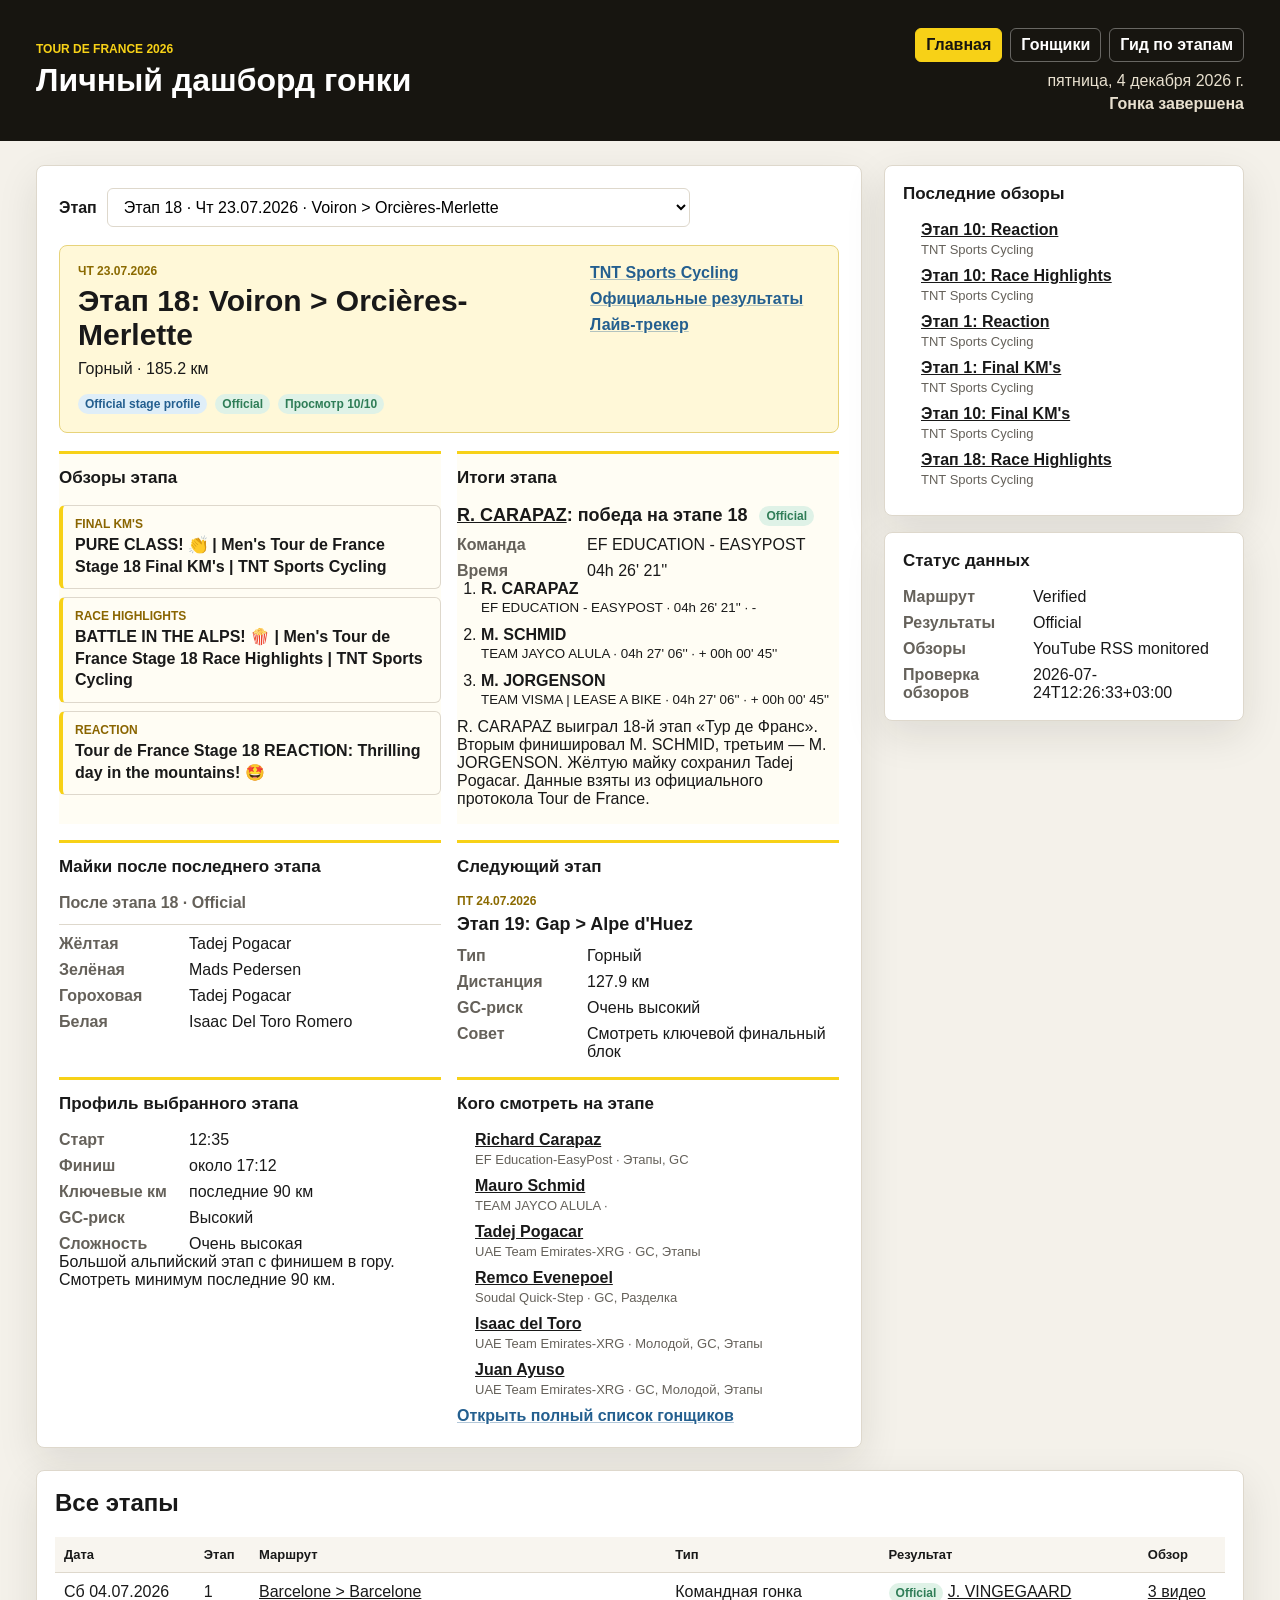
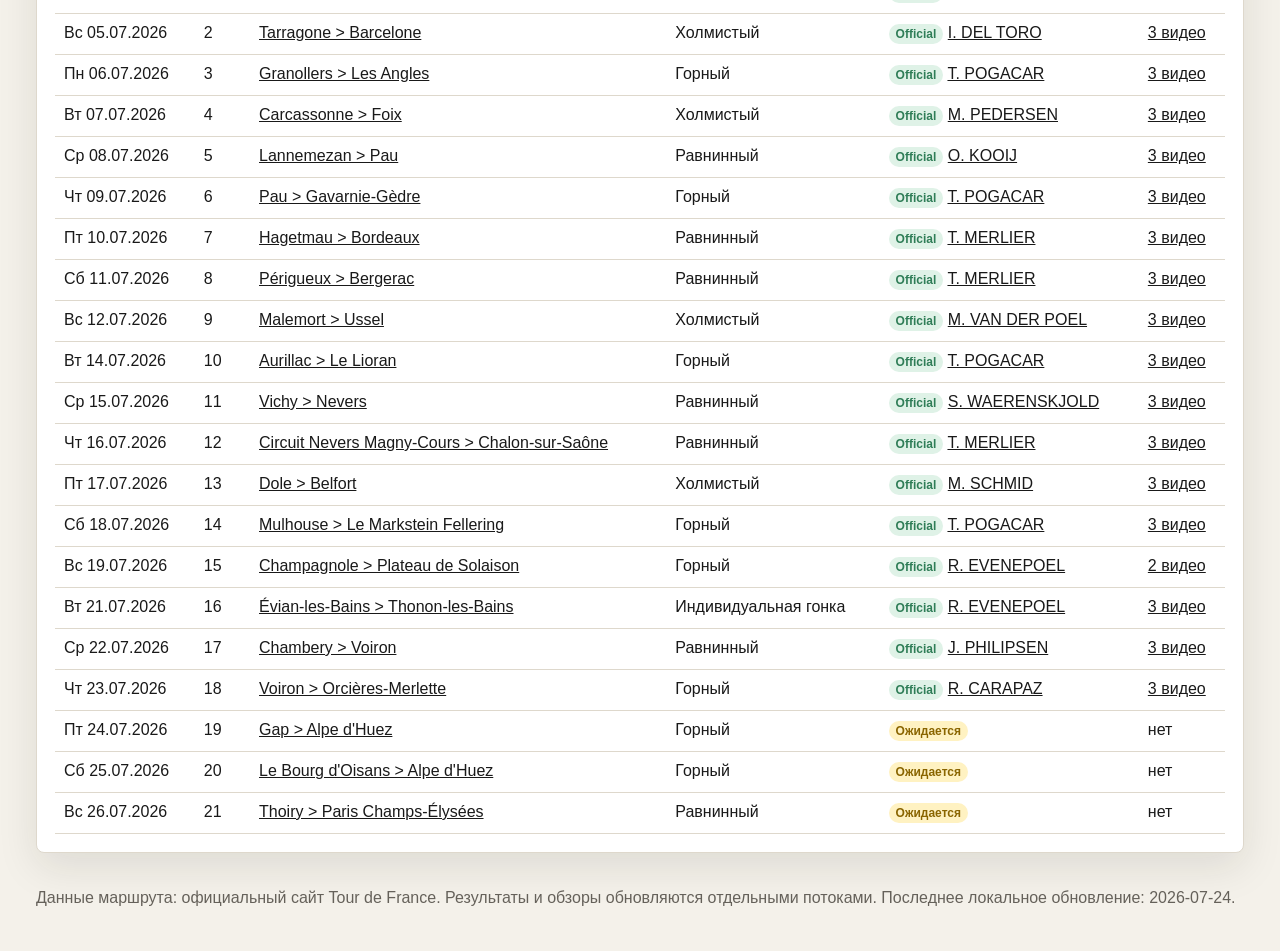
<file: index.html>
<!doctype html>
<html lang="ru">
<head>
  <meta charset="utf-8">
  <meta name="viewport" content="width=device-width, initial-scale=1">
  <title>Tour de France 2026 — личный дашборд</title>
  <link rel="stylesheet" href="assets/app.css">
</head>
<body>
  <header class="topbar">
    <div>
      <p class="eyebrow">Tour de France 2026</p>
      <h1>Личный дашборд гонки</h1>
    </div>
    <div class="top-actions">
      <nav class="main-nav" aria-label="Основные разделы">
        <a href="index.html" aria-current="page">Главная</a>
        <a href="riders.html">Гонщики</a>
        <a href="stage-guide.html">Гид по этапам</a>
      </nav>
      <div class="status">
        <span id="todayLabel">Готово к обновлению</span>
        <strong id="countdownLabel">Старт: 4 июля 2026</strong>
      </div>
    </div>
  </header>

  <main class="layout">
    <section class="stage-panel daily-panel">
      <div class="stage-controls">
        <label for="stageSelect">Этап</label>
        <select id="stageSelect"></select>
      </div>

      <div class="stage-hero">
        <div>
          <p id="stageDate" class="eyebrow"></p>
          <h2 id="stageTitle"></h2>
          <p id="stageMeta"></p>
          <div class="status-row">
            <span id="stageStatus" class="tag info"></span>
            <span id="stageResultPill" class="tag warn"></span>
            <span id="watchPriority" class="tag ok"></span>
          </div>
        </div>
        <div class="utility-links">
          <a id="highlightChannel" target="_blank" rel="noreferrer">TNT Sports Cycling</a>
          <a id="resultsLink" target="_blank" rel="noreferrer">Официальные результаты</a>
          <a id="liveTracker" target="_blank" rel="noreferrer">Лайв-трекер</a>
        </div>
      </div>

      <div class="dashboard-grid">
        <article class="dashboard-card highlights-card">
          <h3>Обзоры этапа</h3>
          <div id="stageHighlights" class="highlight-list"></div>
        </article>

        <article id="stageSummaryCard" class="dashboard-card stage-summary-card" hidden>
          <h3>Итоги этапа</h3>
          <div class="summary-head">
            <strong id="stageWinner"></strong>
            <span id="stageResultStatus" class="tag info"></span>
          </div>
          <dl class="facts compact">
            <div><dt>Команда</dt><dd id="stageWinnerTeam"></dd></div>
            <div><dt>Время</dt><dd id="stageWinningTime"></dd></div>
          </dl>
          <ol id="stageTop3" class="ranking compact-ranking"></ol>
          <p id="stageResultSummary"></p>
        </article>

        <article class="dashboard-card">
          <h3>Майки после последнего этапа</h3>
          <p id="jerseySnapshotStage" class="card-note"></p>
          <dl class="facts compact jersey-facts">
            <div><dt>Жёлтая</dt><dd id="jerseyYellow"></dd></div>
            <div><dt>Зелёная</dt><dd id="jerseyGreen"></dd></div>
            <div><dt>Гороховая</dt><dd id="jerseyPolkaDot"></dd></div>
            <div><dt>Белая</dt><dd id="jerseyWhite"></dd></div>
          </dl>
        </article>

        <article class="dashboard-card" id="nextStageCard">
          <h3>Следующий этап</h3>
          <p class="eyebrow" id="nextStageDate"></p>
          <h4 id="nextStageTitle"></h4>
          <dl class="facts compact">
            <div><dt>Тип</dt><dd id="nextStageType"></dd></div>
            <div><dt>Дистанция</dt><dd id="nextStageDistance"></dd></div>
            <div><dt>GC-риск</dt><dd id="nextStageGc"></dd></div>
            <div><dt>Совет</dt><dd id="nextStageAdvice"></dd></div>
          </dl>
        </article>

        <article class="dashboard-card">
          <h3>Профиль выбранного этапа</h3>
          <dl class="facts compact">
            <div><dt>Старт</dt><dd id="stageStartTime"></dd></div>
            <div><dt>Финиш</dt><dd id="stageFinishWindow"></dd></div>
            <div><dt>Ключевые км</dt><dd id="keyKilometers"></dd></div>
            <div><dt>GC-риск</dt><dd id="gcImpact"></dd></div>
            <div><dt>Сложность</dt><dd id="difficulty"></dd></div>
          </dl>
          <p id="stageGuide"></p>
        </article>

        <article class="dashboard-card">
          <h3>Кого смотреть на этапе</h3>
          <ul id="ridersPreview" class="compact-list rider-preview"></ul>
          <a class="text-link" href="riders.html">Открыть полный список гонщиков</a>
        </article>
      </div>
    </section>

    <aside class="side-panel">
      <section>
        <h3>Последние обзоры</h3>
        <ul id="latestHighlights" class="compact-list highlight-compact"></ul>
      </section>

      <section>
        <h3>Статус данных</h3>
        <dl class="facts compact">
          <div><dt>Маршрут</dt><dd id="routeStatus"></dd></div>
          <div><dt>Результаты</dt><dd id="resultsStatus"></dd></div>
          <div><dt>Обзоры</dt><dd id="highlightsStatus"></dd></div>
          <div><dt>Проверка обзоров</dt><dd id="highlightsCheckedAt"></dd></div>
        </dl>
      </section>
    </aside>

    <section class="wide">
      <h2>Все этапы</h2>
      <div class="table-wrap">
        <table id="stagesTable" class="compact-stage-table">
          <thead>
            <tr>
              <th>Дата</th>
              <th>Этап</th>
              <th>Маршрут</th>
              <th>Тип</th>
              <th>Результат</th>
              <th>Обзор</th>
            </tr>
          </thead>
          <tbody></tbody>
        </table>
      </div>
    </section>
  </main>

  <footer>
    <p>Данные маршрута: официальный сайт Tour de France. Результаты и обзоры обновляются отдельными потоками. Последнее локальное обновление: <span id="updatedAt"></span>.</p>
  </footer>

  <script src="assets/data.js?v=20260715-2"></script>
  <script src="assets/app.js"></script>
</body>
</html>
</file>
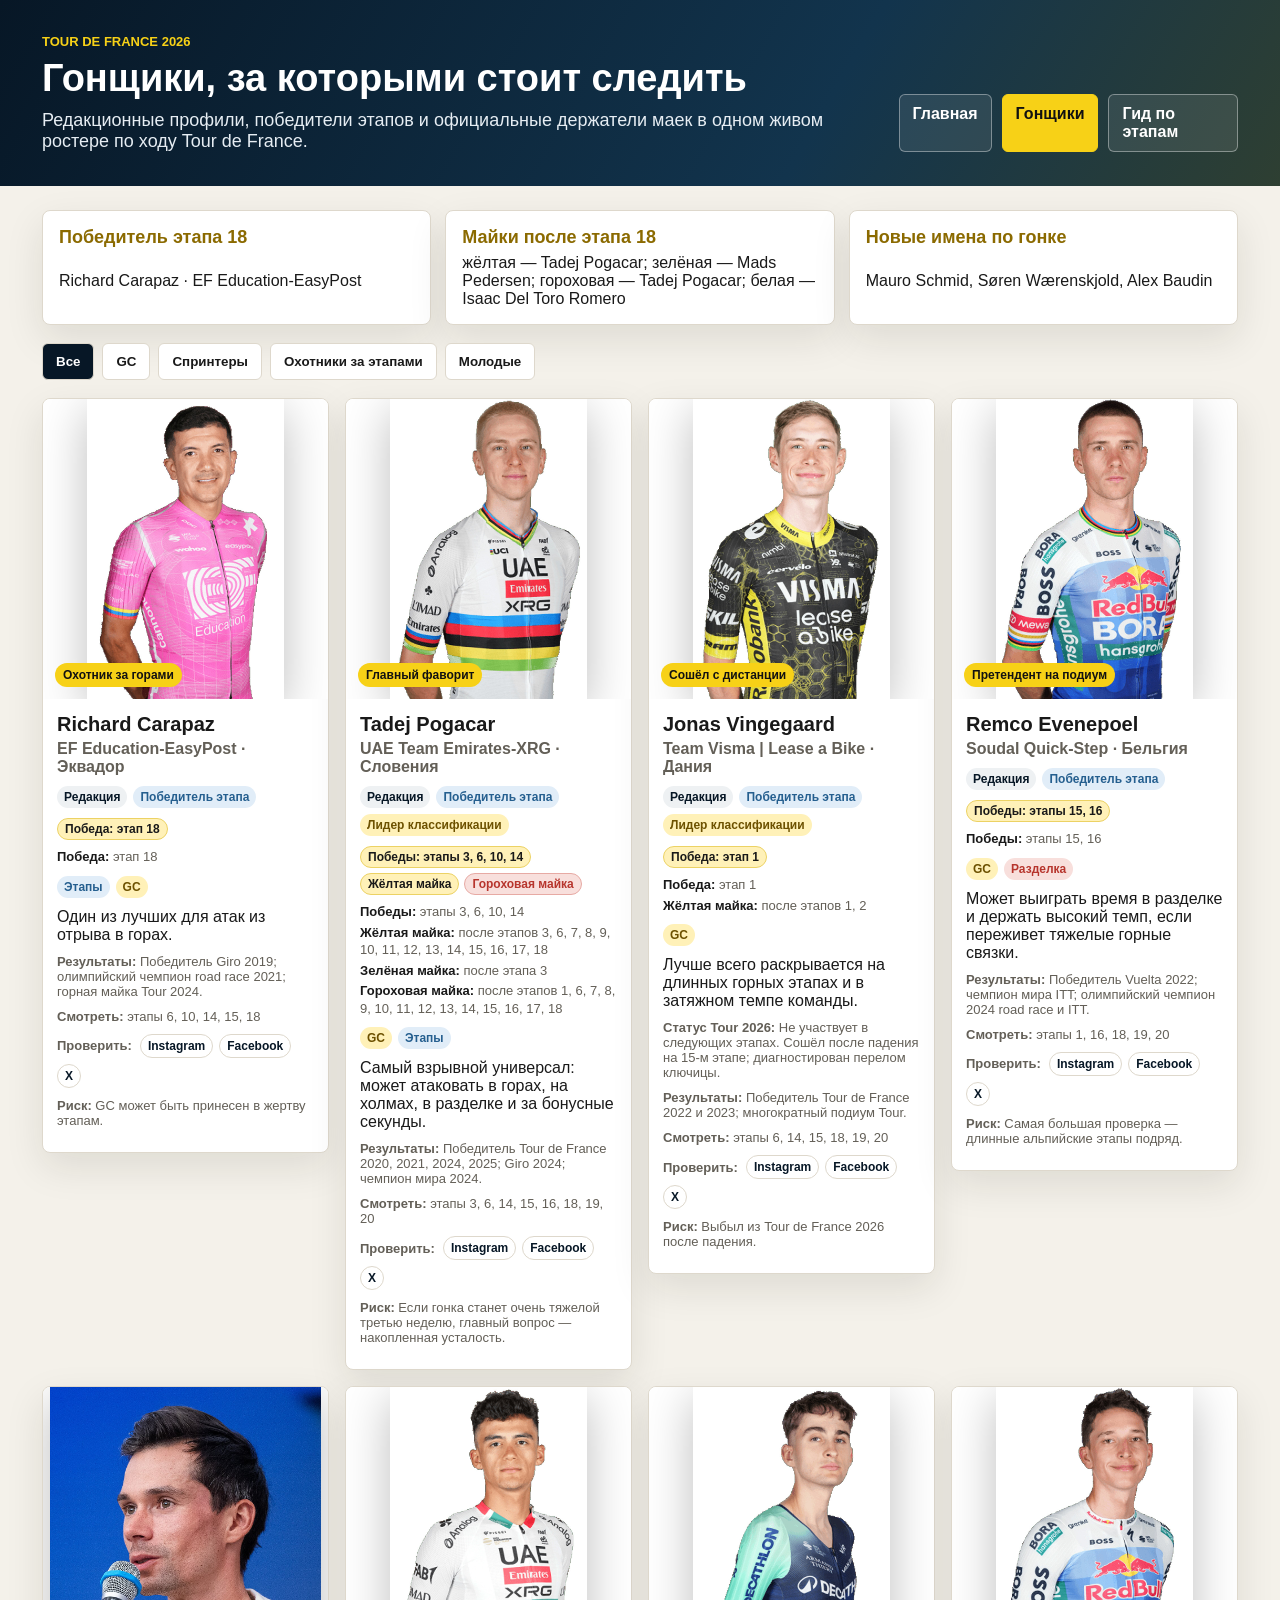
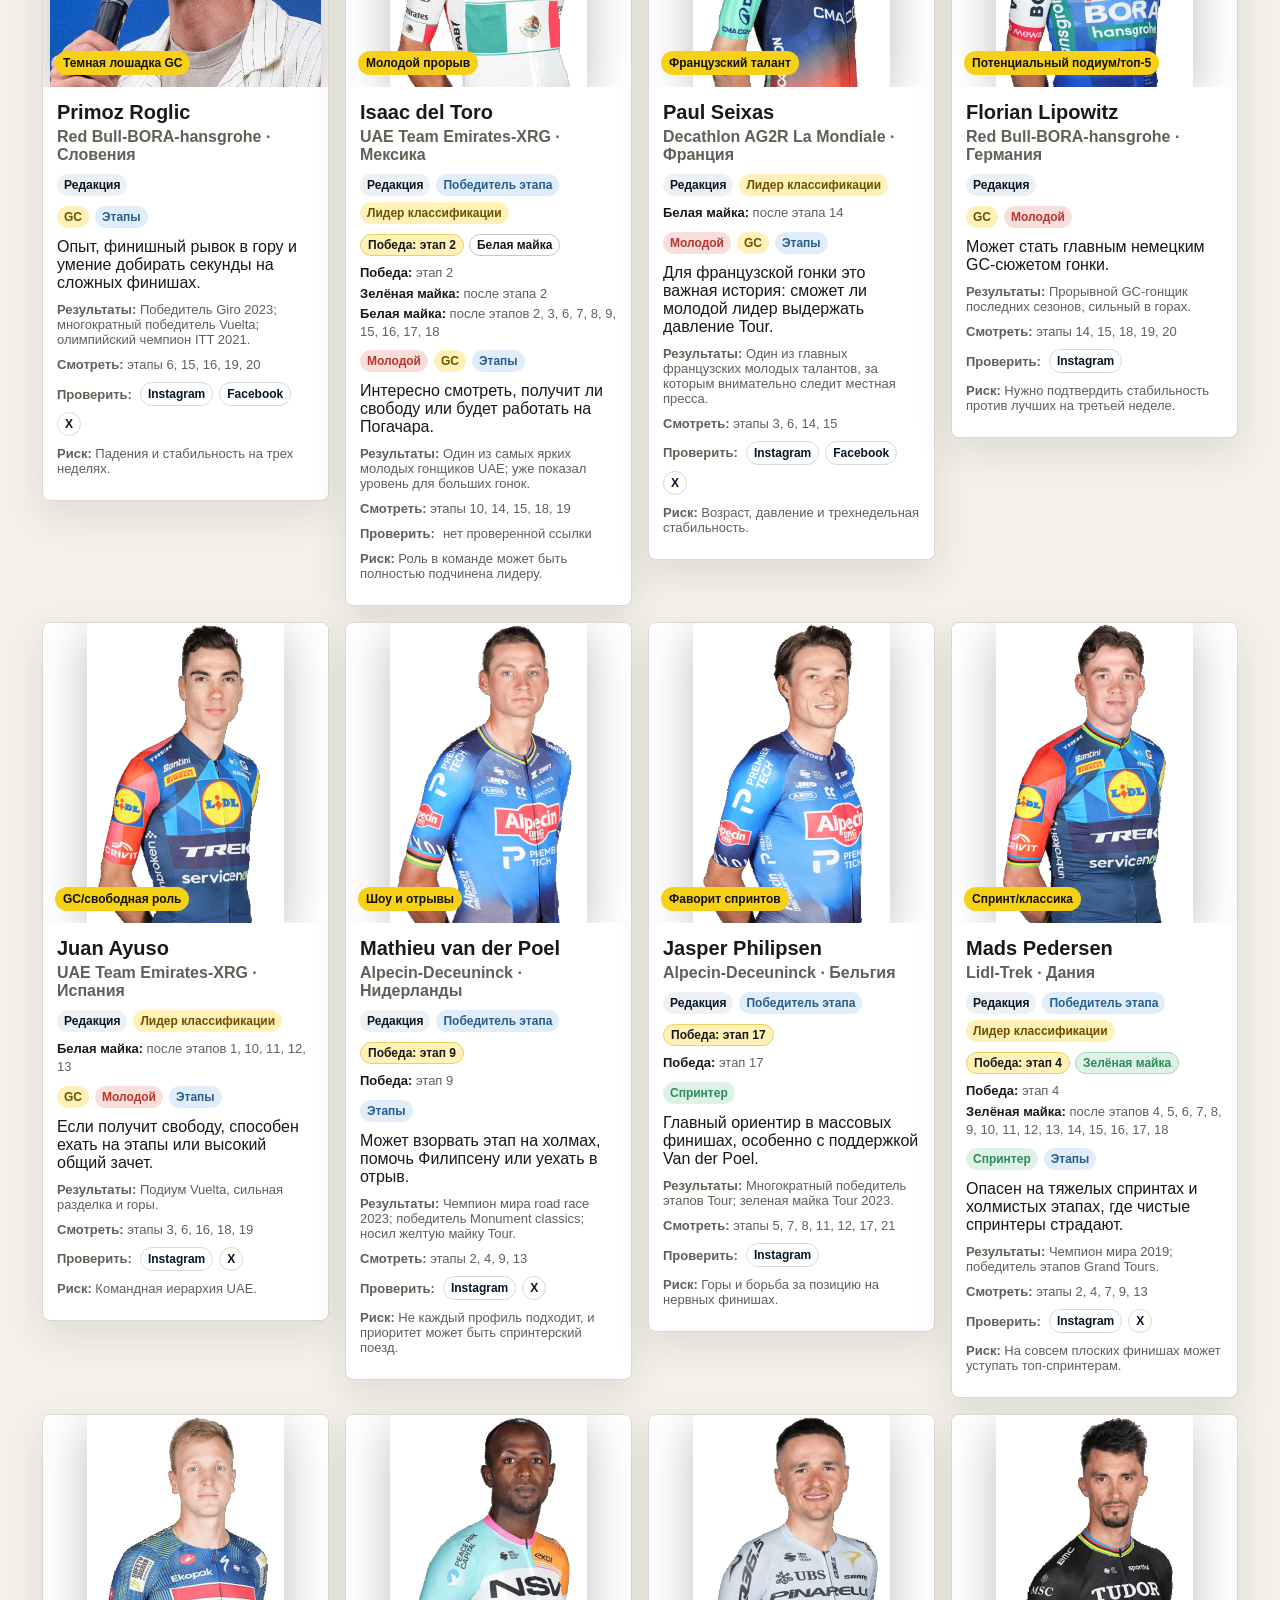
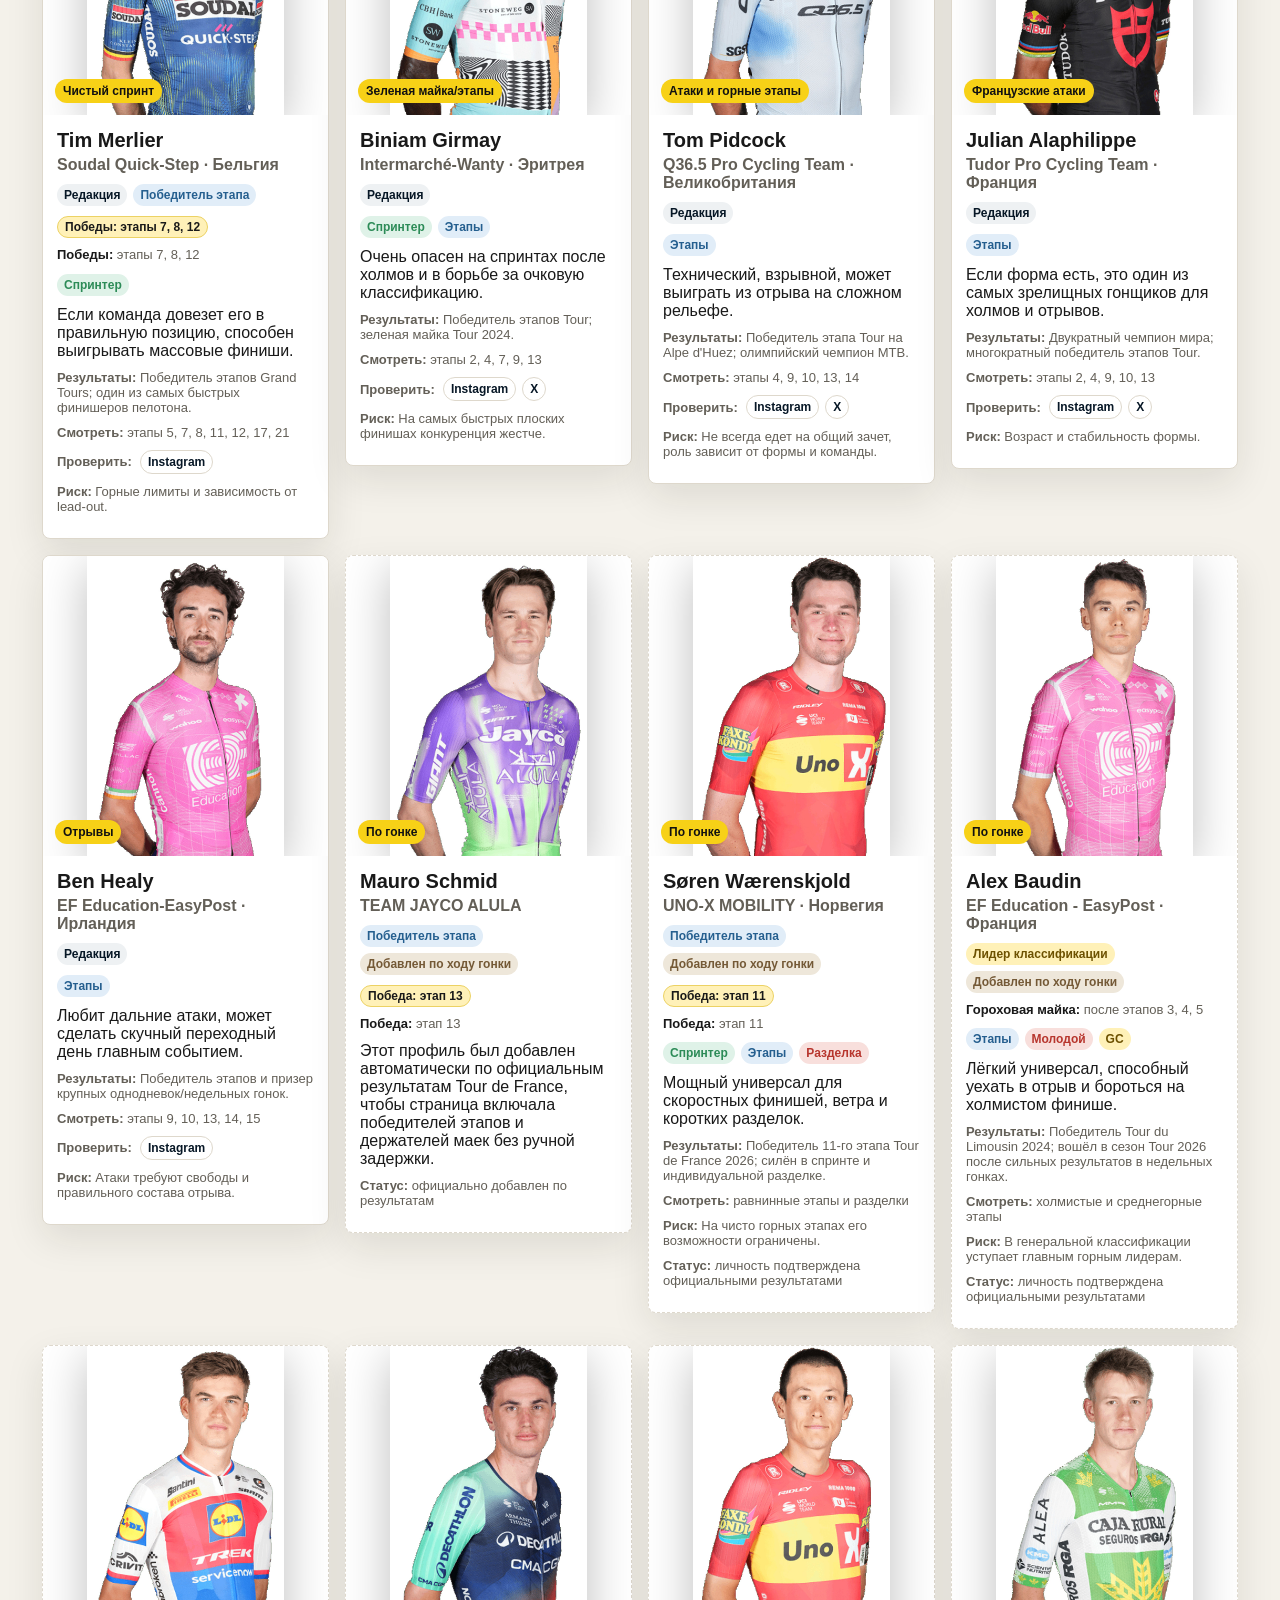
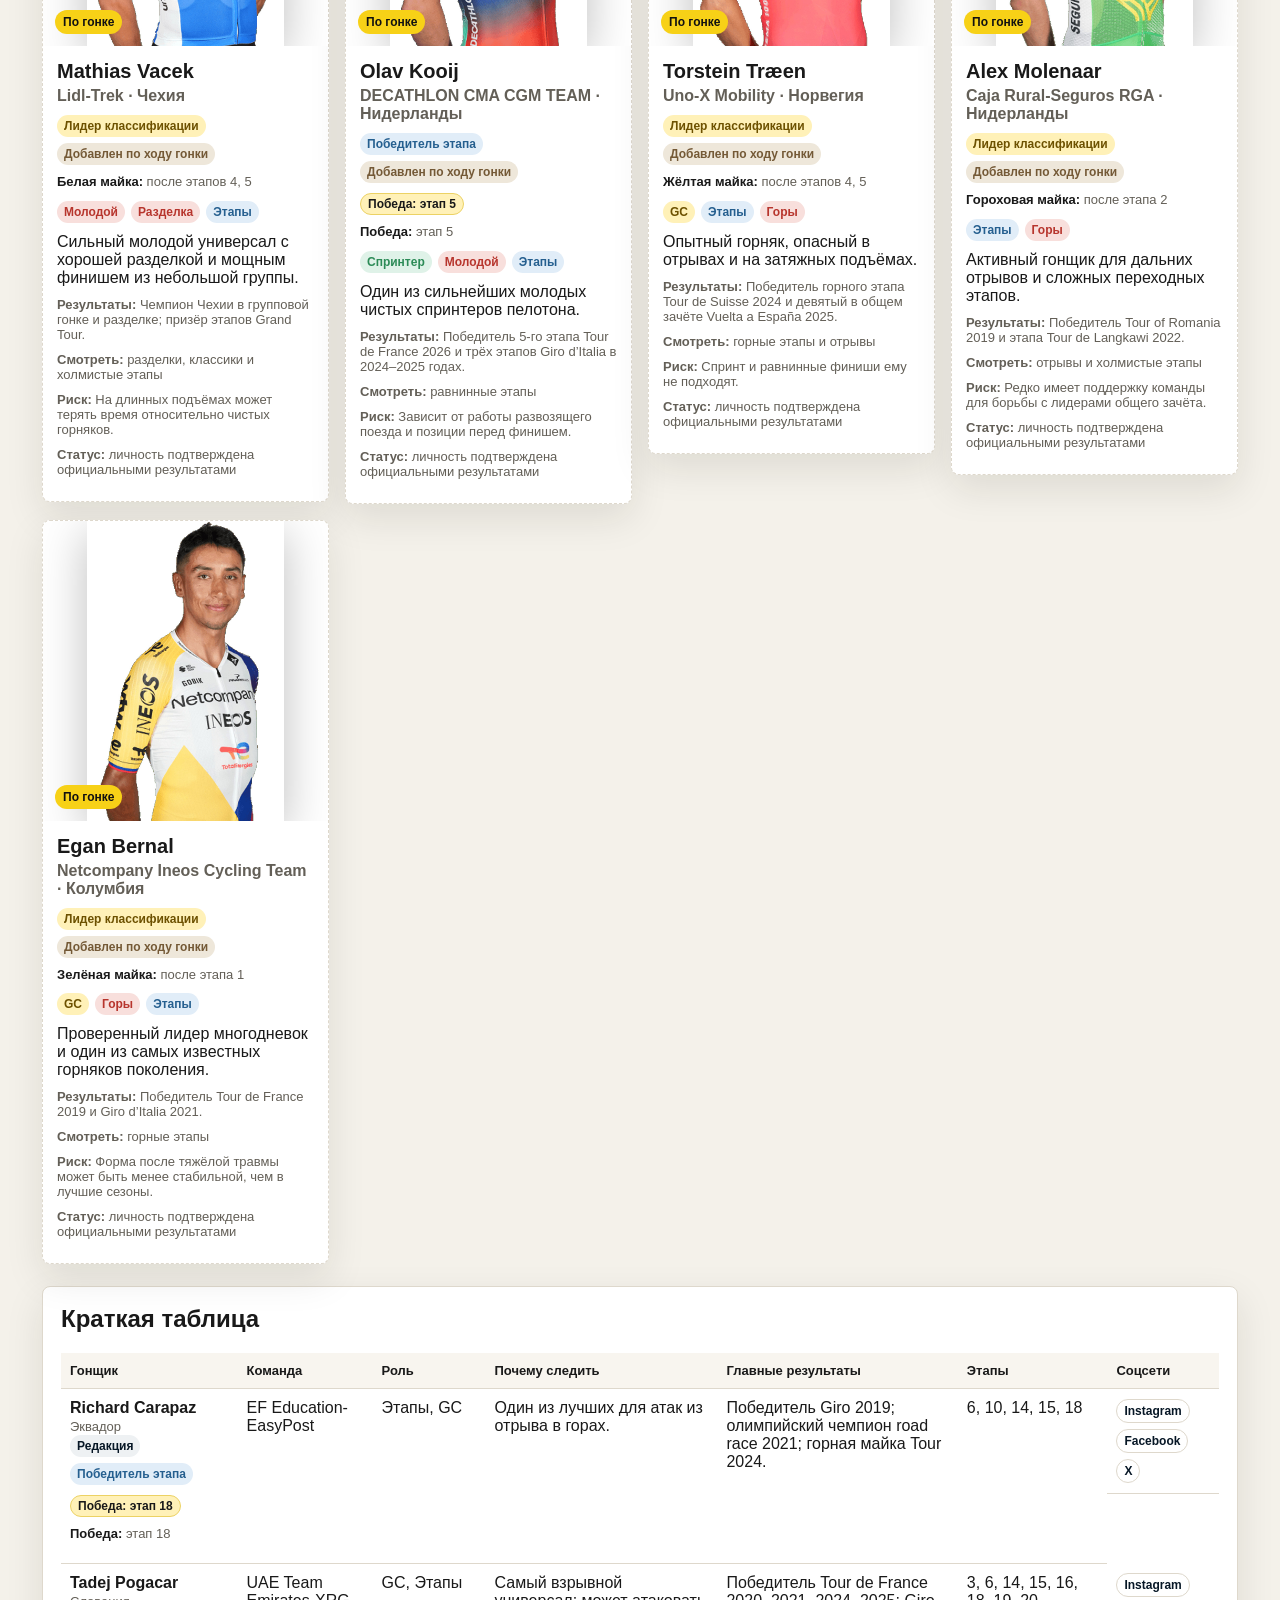
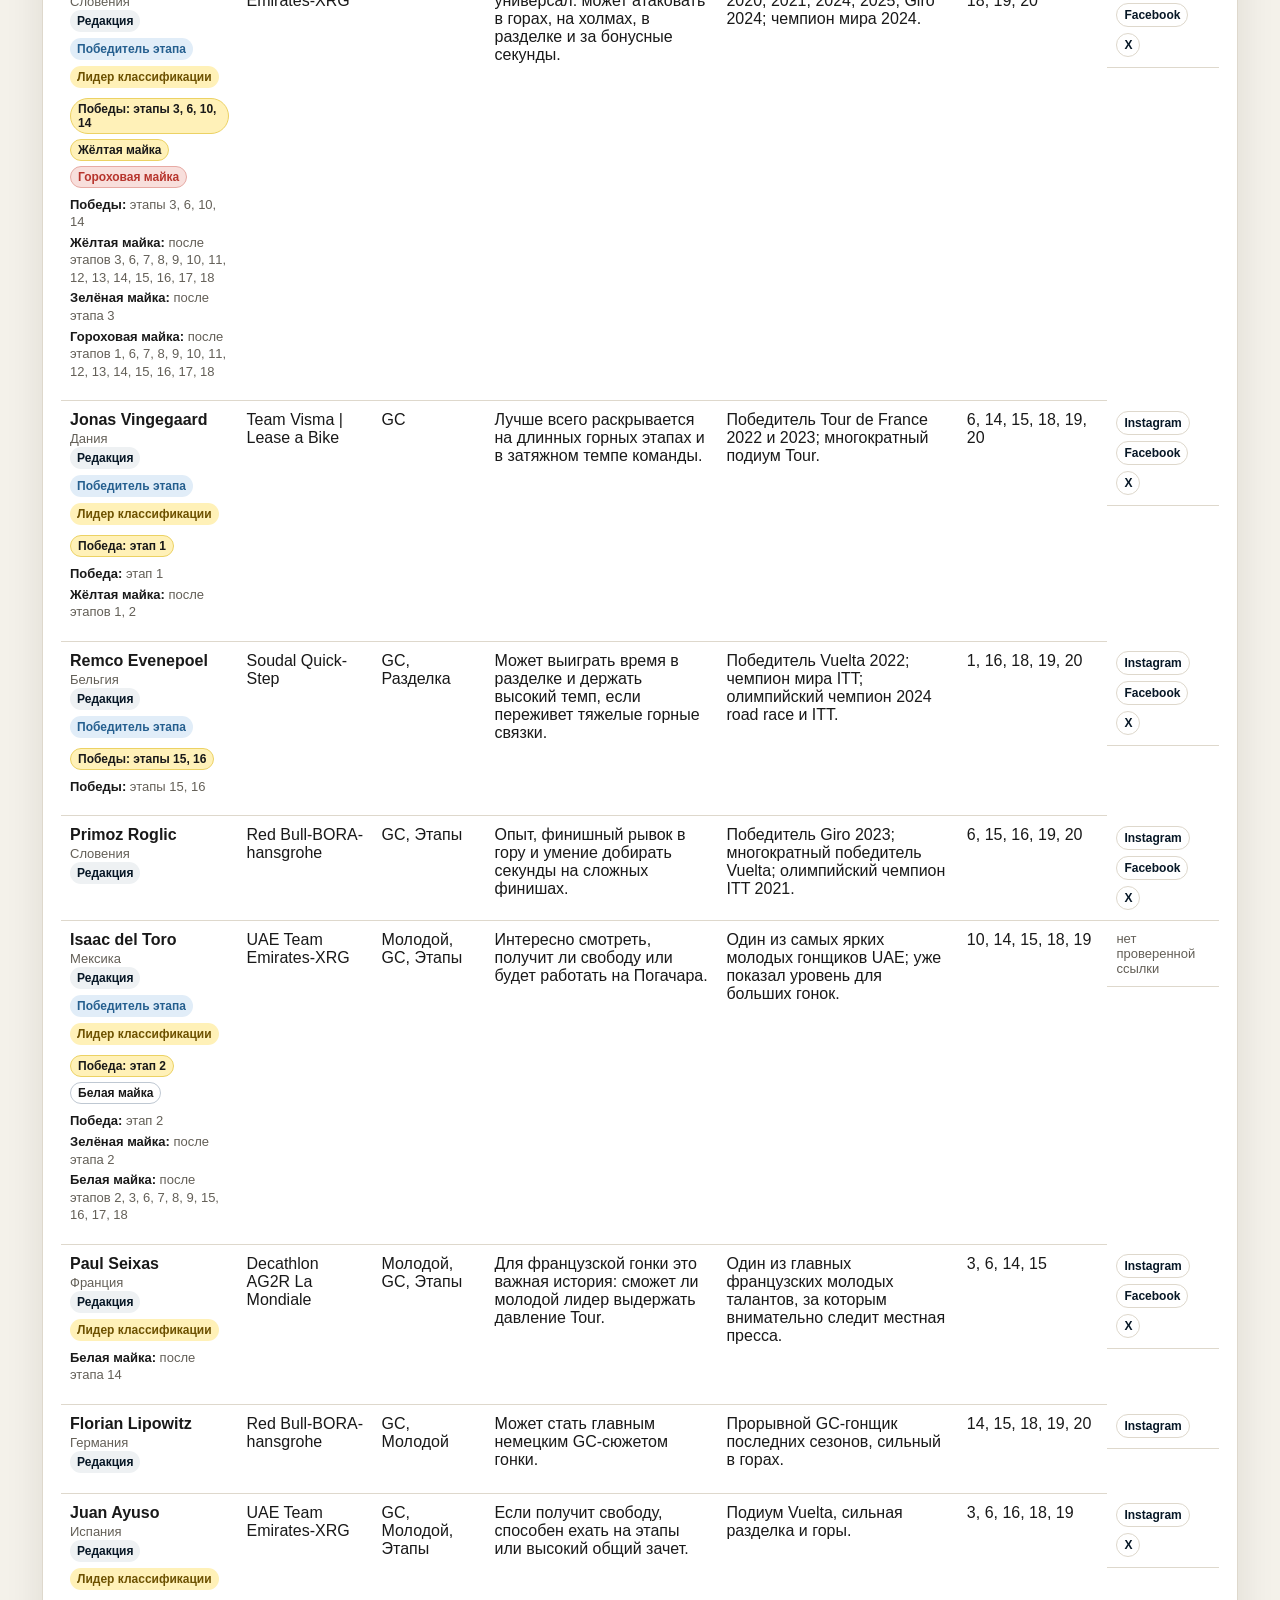
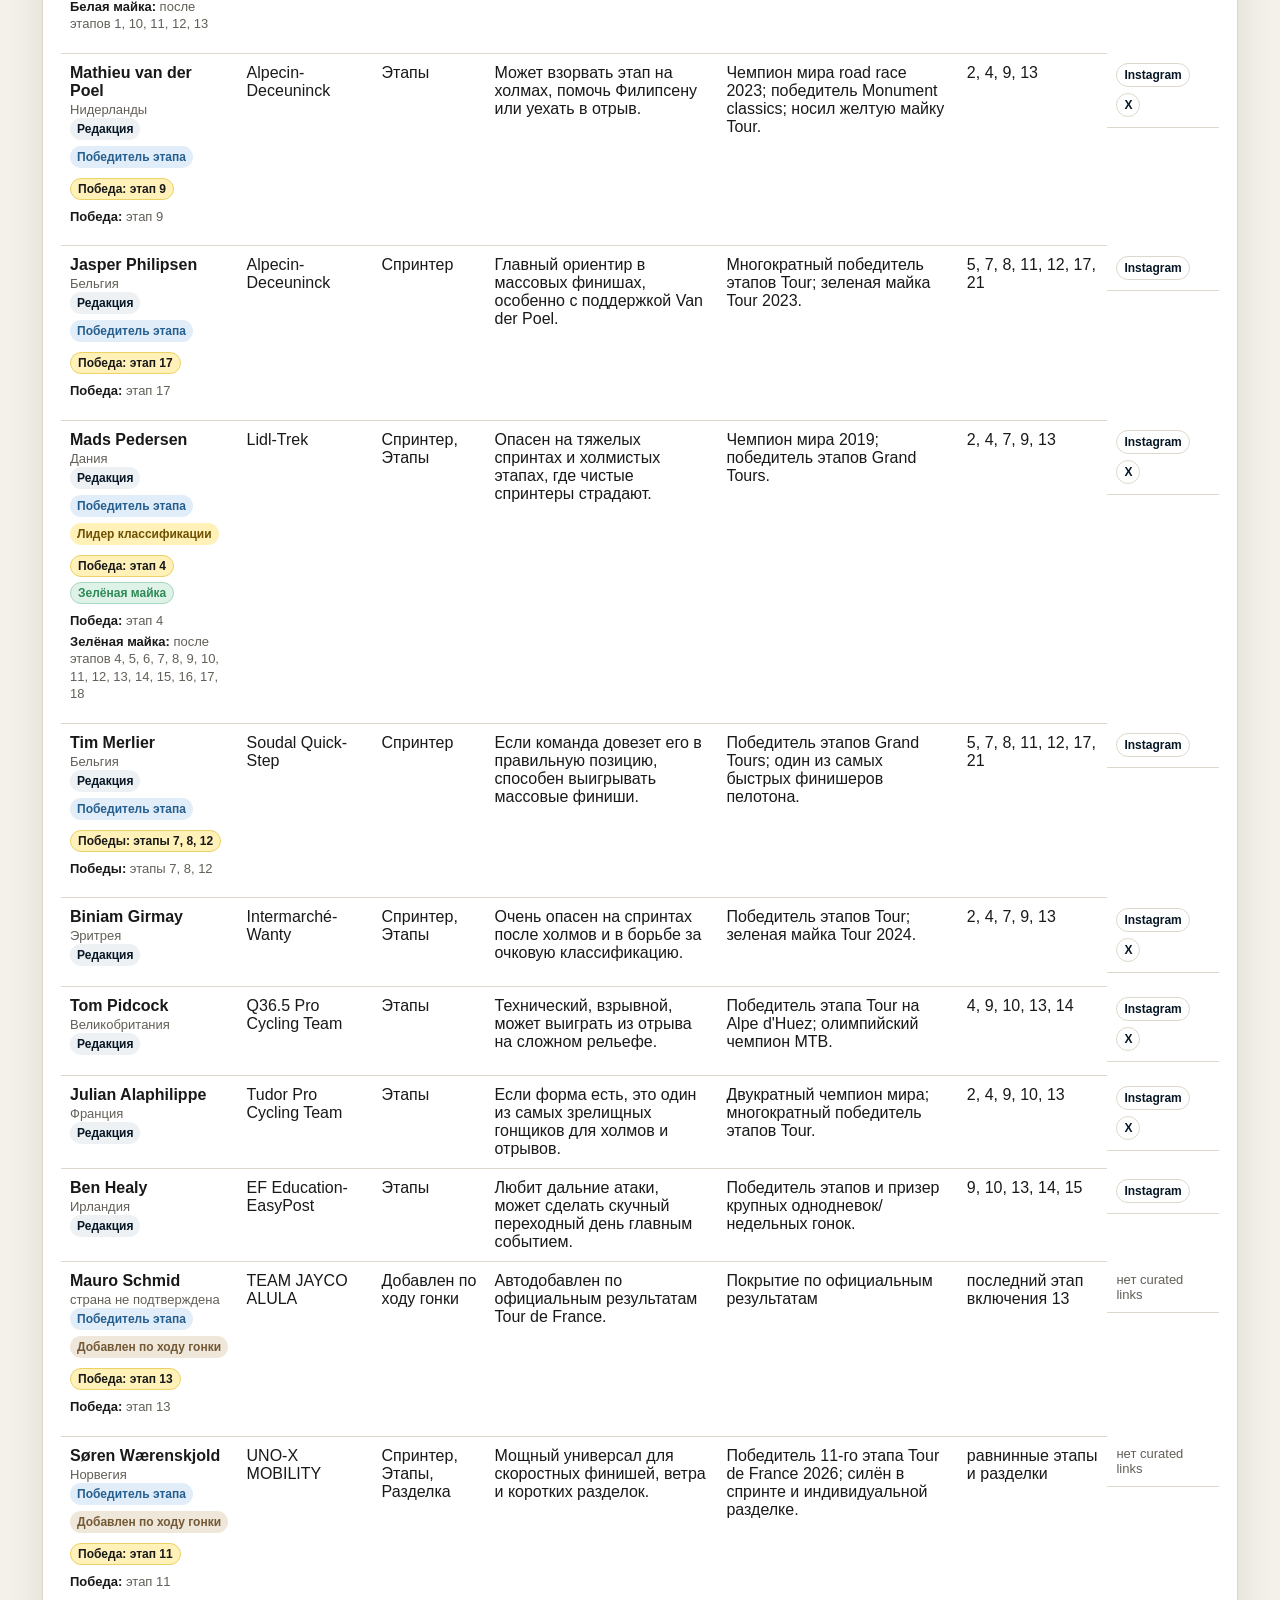
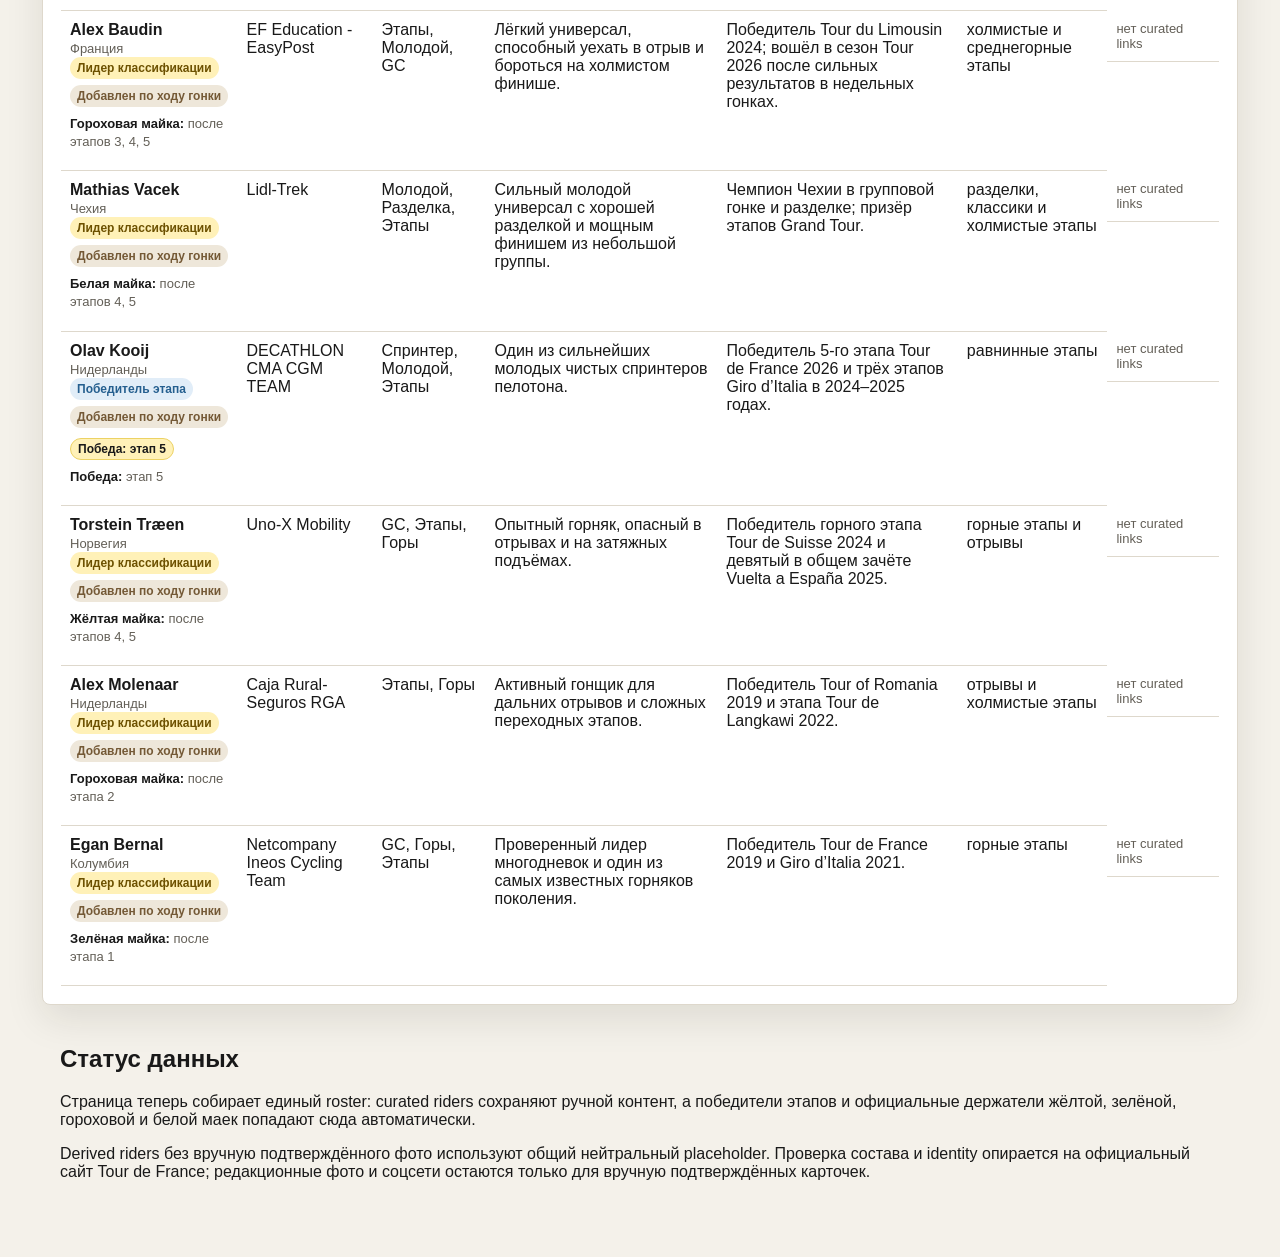
<file: riders.html>
<!doctype html>
<html lang="ru">
<head>
  <meta charset="utf-8">
  <meta name="viewport" content="width=device-width, initial-scale=1">
  <title>Tour de France 2026 — за кем следить</title>
  <link rel="stylesheet" href="assets/riders.css">
</head>
<body>
  <header class="hero">
    <div>
      <p class="eyebrow">Tour de France 2026</p>
      <h1>Гонщики, за которыми стоит следить</h1>
      <p class="lead">Редакционные профили, победители этапов и официальные держатели маек в одном живом ростере по ходу Tour de France.</p>
    </div>
    <nav>
      <a href="index.html">Главная</a>
      <a href="riders.html" aria-current="page">Гонщики</a>
      <a href="stage-guide.html">Гид по этапам</a>
    </nav>
  </header>

  <main>
    <section class="summary">
      <article>
        <strong id="ridersSummaryWinnerTitle">Последний победитель</strong>
        <span id="ridersSummaryWinnerText">Обновляем...</span>
      </article>
      <article>
        <strong id="ridersSummaryJerseysTitle">Майки сейчас</strong>
        <span id="ridersSummaryJerseysText">Обновляем...</span>
      </article>
      <article>
        <strong id="ridersSummaryFreshTitle">Новые имена по гонке</strong>
        <span id="ridersSummaryFreshText">Обновляем...</span>
      </article>
    </section>

    <section class="controls" aria-label="Фильтры">
      <button data-filter="all" class="active">Все</button>
      <button data-filter="GC">GC</button>
      <button data-filter="Спринтер">Спринтеры</button>
      <button data-filter="Этапы">Охотники за этапами</button>
      <button data-filter="Молодой">Молодые</button>
    </section>

    <section id="riderGrid" class="grid"></section>

    <section class="table-section">
      <h2>Краткая таблица</h2>
      <div class="table-wrap">
        <table id="riderTable">
          <thead>
            <tr>
              <th>Гонщик</th>
              <th>Команда</th>
              <th>Роль</th>
              <th>Почему следить</th>
              <th>Главные результаты</th>
              <th>Этапы</th>
              <th>Соцсети</th>
            </tr>
          </thead>
          <tbody></tbody>
        </table>
      </div>
    </section>

    <section class="notes">
      <h2>Статус данных</h2>
      <p>Страница теперь собирает единый roster: curated riders сохраняют ручной контент, а победители этапов и официальные держатели жёлтой, зелёной, гороховой и белой маек попадают сюда автоматически.</p>
      <p>Derived riders без вручную подтверждённого фото используют общий нейтральный placeholder. Проверка состава и identity опирается на официальный сайт Tour de France; редакционные фото и соцсети остаются только для вручную подтверждённых карточек.</p>
    </section>
  </main>

  <script src="assets/data.js?v=20260715-2"></script>
  <script src="assets/riders.js"></script>
</body>
</html>
</file>
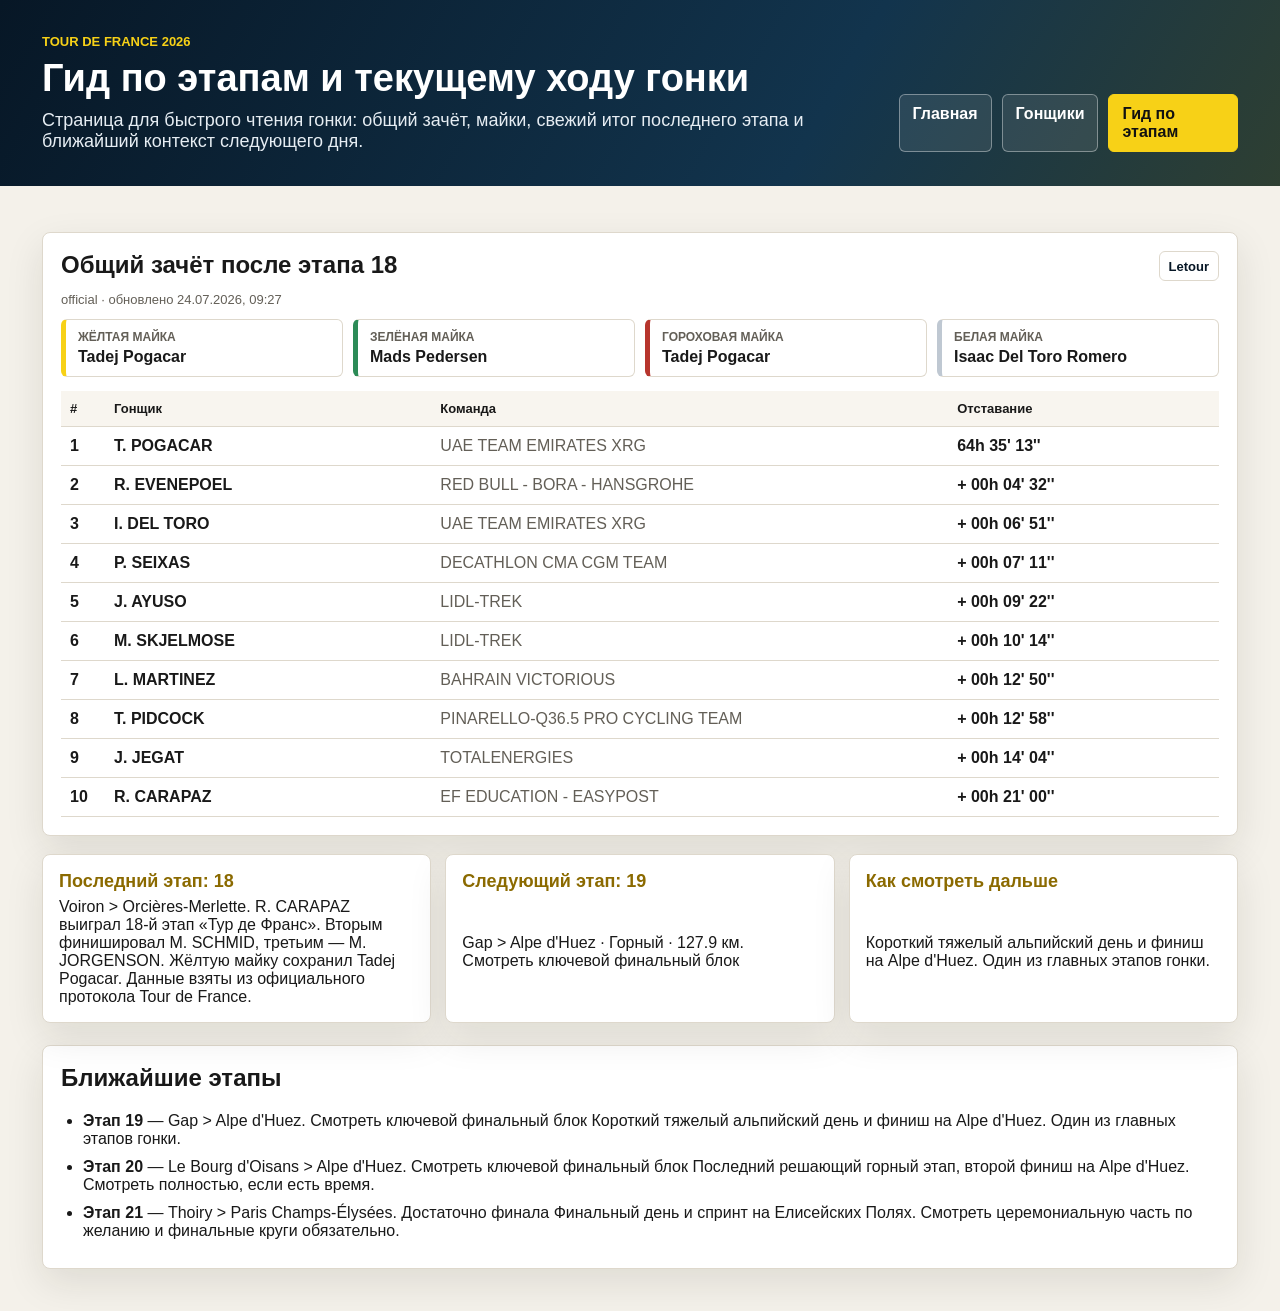
<file: stage-guide.html>
<!doctype html>
<html lang="ru">
<head>
  <meta charset="utf-8">
  <meta name="viewport" content="width=device-width, initial-scale=1">
  <title>Tour de France 2026 — гид по этапам</title>
  <link rel="stylesheet" href="assets/riders.css">
</head>
<body>
  <header class="hero stage-hero">
    <div>
      <p class="eyebrow">Tour de France 2026</p>
      <h1>Гид по этапам и текущему ходу гонки</h1>
      <p class="lead">Страница для быстрого чтения гонки: общий зачёт, майки, свежий итог последнего этапа и ближайший контекст следующего дня.</p>
    </div>
    <nav>
      <a href="index.html">Главная</a>
      <a href="riders.html">Гонщики</a>
      <a href="stage-guide.html" aria-current="page">Гид по этапам</a>
    </nav>
  </header>

  <main>
    <section class="table-section gc-section" id="generalClassificationSection" hidden>
      <div class="section-heading">
        <div>
          <h2 id="generalClassificationTitle">Общий зачёт</h2>
          <p class="small" id="generalClassificationMeta"></p>
        </div>
        <a class="source-link" id="generalClassificationSource" href="https://www.letour.fr/en/rankings" target="_blank" rel="noopener">Letour</a>
      </div>
      <div class="leader-grid" id="classificationLeaders" hidden>
        <article class="leader-card leader-yellow">
          <span>Жёлтая майка</span>
          <strong id="leaderYellow"></strong>
        </article>
        <article class="leader-card leader-green">
          <span>Зелёная майка</span>
          <strong id="leaderGreen"></strong>
        </article>
        <article class="leader-card leader-polka">
          <span>Гороховая майка</span>
          <strong id="leaderPolkaDot"></strong>
        </article>
        <article class="leader-card leader-white">
          <span>Белая майка</span>
          <strong id="leaderWhite"></strong>
        </article>
      </div>
      <div class="table-wrap">
        <table class="gc-table">
          <thead>
            <tr>
              <th>#</th>
              <th>Гонщик</th>
              <th>Команда</th>
              <th>Отставание</th>
            </tr>
          </thead>
          <tbody id="generalClassificationTable"></tbody>
        </table>
      </div>
    </section>

    <section class="summary guide-summary" id="liveRaceSummary">
      <article>
        <strong id="liveLatestStageTitle">Последний этап</strong>
        <span id="liveLatestStageText">Обновляем...</span>
      </article>
      <article>
        <strong id="liveNextStageTitle">Следующий этап</strong>
        <span id="liveNextStageText">Обновляем...</span>
      </article>
      <article>
        <strong id="liveWatchFocusTitle">Как смотреть дальше</strong>
        <span id="liveWatchFocusText">Обновляем...</span>
      </article>
    </section>

    <section class="table-section guide">
      <h2>Ближайшие этапы</h2>
      <ul id="liveWatchList"></ul>
    </section>
  </main>
  <script src="assets/data.js?v=20260715-2"></script>
  <script src="assets/stage-guide.js?v=20260715-2"></script>
</body>
</html>
</file>
<file: assets/app.css>
:root {
  --bg: #f4f1ea;
  --panel: #ffffff;
  --ink: #191919;
  --muted: #65615a;
  --line: #ded8cc;
  --yellow: #f7d117;
  --green: #2f7d57;
  --red: #b23a31;
  --blue: #245f8f;
  --shadow: 0 14px 40px rgba(32, 27, 18, .10);
}

* {
  box-sizing: border-box;
}

body {
  margin: 0;
  background: var(--bg);
  color: var(--ink);
  font-family: "Segoe UI", Arial, sans-serif;
}

a {
  color: inherit;
}

.topbar {
  display: flex;
  justify-content: space-between;
  gap: 24px;
  align-items: center;
  padding: 28px 36px;
  background: #171510;
  color: #fff;
}

h1, h2, h3, p {
  margin-top: 0;
}

h1 {
  margin-bottom: 0;
  font-size: 32px;
}

h2 {
  font-size: 24px;
}

h3 {
  font-size: 17px;
}

.eyebrow {
  margin-bottom: 6px;
  color: #8b6a00;
  font-weight: 700;
  text-transform: uppercase;
  font-size: 12px;
  letter-spacing: 0;
}

.topbar .eyebrow {
  color: var(--yellow);
}

.status {
  display: grid;
  gap: 5px;
  text-align: right;
  color: #e8e0cf;
}

.top-actions {
  display: grid;
  gap: 10px;
  justify-items: end;
}

.main-nav {
  display: flex;
  flex-wrap: wrap;
  gap: 8px;
  justify-content: flex-end;
}

.main-nav a {
  min-height: 34px;
  display: inline-flex;
  align-items: center;
  padding: 7px 10px;
  border: 1px solid rgba(255,255,255,.35);
  border-radius: 6px;
  color: #fff;
  text-decoration: none;
  font-weight: 700;
}

.main-nav a[aria-current="page"] {
  background: var(--yellow);
  border-color: var(--yellow);
  color: #171510;
}

.layout {
  display: grid;
  grid-template-columns: minmax(0, 1fr) 360px;
  gap: 22px;
  padding: 24px 36px 36px;
}

.stage-panel,
.side-panel section,
.wide {
  background: var(--panel);
  border: 1px solid var(--line);
  border-radius: 8px;
  box-shadow: var(--shadow);
}

.stage-panel {
  padding: 22px;
}

.daily-panel {
  display: grid;
  gap: 18px;
}

.stage-controls {
  display: flex;
  gap: 10px;
  align-items: center;
}

label {
  font-weight: 700;
}

select {
  min-width: 280px;
  padding: 9px 12px;
  border: 1px solid var(--line);
  border-radius: 6px;
  background: #fff;
  font: inherit;
}

.stage-hero {
  display: grid;
  grid-template-columns: minmax(0, 1fr) 230px;
  gap: 18px;
  align-items: start;
  padding: 18px;
  border: 1px solid #e7d37a;
  border-radius: 8px;
  background: #fff8d8;
}

.stage-hero h2 {
  margin-bottom: 8px;
  font-size: 30px;
}

.status-row {
  display: flex;
  flex-wrap: wrap;
  gap: 8px;
  align-items: center;
}

.utility-links {
  display: grid;
  gap: 8px;
}

.utility-links a,
.text-link {
  color: var(--blue);
  font-weight: 800;
  text-decoration-color: rgba(36,95,143,.35);
}

.dashboard-grid {
  display: grid;
  grid-template-columns: repeat(2, minmax(0, 1fr));
  gap: 16px;
}

.dashboard-card {
  border-top: 3px solid var(--yellow);
  padding-top: 14px;
}

.stage-summary-card,
.highlights-card {
  background: #fffdf4;
}

h4 {
  margin: 0 0 12px;
  font-size: 18px;
}

.card-note {
  margin-bottom: 12px;
  color: var(--muted);
  font-weight: 700;
}

.summary-head {
  display: flex;
  flex-wrap: wrap;
  gap: 8px 12px;
  align-items: center;
  margin-bottom: 10px;
}

.summary-head strong {
  font-size: 18px;
}

.compact-ranking {
  margin: 12px 0;
  padding-left: 24px;
}

.compact-ranking li {
  margin-bottom: 8px;
}

.jersey-facts {
  padding-top: 10px;
  border-top: 1px solid var(--line);
}

.highlight-list {
  display: grid;
  gap: 8px;
  margin-bottom: 0;
}

.highlight-link {
  display: grid;
  gap: 3px;
  padding: 11px 12px;
  border: 1px solid var(--line);
  border-left: 4px solid var(--yellow);
  border-radius: 6px;
  background: #fffdf4;
  text-decoration: none;
}

.highlight-link span {
  color: #8a6500;
  font-size: 12px;
  font-weight: 800;
  text-transform: uppercase;
}

.highlight-link strong {
  line-height: 1.35;
}

.empty-note {
  margin: 0;
  padding: 11px 12px;
  border: 1px dashed var(--line);
  border-radius: 6px;
  color: var(--muted);
}

.grid.two {
  display: grid;
  grid-template-columns: repeat(2, minmax(0, 1fr));
  gap: 16px;
}

article {
  border-top: 3px solid var(--yellow);
  padding-top: 14px;
}

.facts {
  display: grid;
  gap: 8px;
}

.facts.compact {
  margin: 0;
}

.facts div {
  display: grid;
  grid-template-columns: 120px 1fr;
  gap: 10px;
}

dt {
  color: var(--muted);
  font-weight: 700;
}

dd {
  margin: 0;
}

.side-panel {
  display: grid;
  gap: 16px;
  align-content: start;
}

.side-panel section,
.wide {
  padding: 18px;
}

.ranking {
  margin: 0;
  padding-left: 24px;
}

.ranking li,
.compact-list li {
  margin-bottom: 10px;
}

.compact-list {
  margin: 0;
  padding-left: 18px;
}

.link-stack {
  display: grid;
  gap: 8px;
}

.after-links {
  grid-template-columns: repeat(3, minmax(0, 1fr));
  margin-top: 12px;
}

.link-stack a {
  padding: 10px 12px;
  border: 1px solid var(--line);
  border-radius: 6px;
  text-decoration: none;
}

.favorite-list li {
  display: grid;
  gap: 3px;
}

.favorite-list a {
  font-weight: 800;
  text-decoration-color: rgba(25,25,25,.35);
}

.favorite-list span {
  color: var(--muted);
  font-size: 13px;
}

.rider-preview li {
  display: grid;
  gap: 3px;
}

.rider-preview a {
  font-weight: 800;
}

.rider-preview span {
  color: var(--muted);
  font-size: 13px;
}

.highlight-compact li {
  display: grid;
  gap: 3px;
}

.highlight-compact a {
  font-weight: 800;
}

.highlight-compact span {
  color: var(--muted);
  font-size: 13px;
}

.wide {
  grid-column: 1 / -1;
}

.table-wrap {
  overflow-x: auto;
}

table {
  width: 100%;
  border-collapse: collapse;
  min-width: 680px;
}

.compact-stage-table {
  min-width: 640px;
}

th,
td {
  padding: 10px 9px;
  border-bottom: 1px solid var(--line);
  text-align: left;
  vertical-align: top;
}

th {
  background: #f8f5ef;
  font-size: 13px;
}

.tag {
  display: inline-block;
  padding: 3px 7px;
  border-radius: 999px;
  font-weight: 700;
  font-size: 12px;
}

.ok { background: #dff2e7; color: var(--green); }
.warn { background: #fff2c2; color: #8a6500; }
.bad { background: #f8dddd; color: var(--red); }
.info { background: #dfeef8; color: var(--blue); }

footer {
  padding: 0 36px 28px;
  color: var(--muted);
}

@media (max-width: 980px) {
  .topbar,
  .layout {
    padding-left: 18px;
    padding-right: 18px;
  }

  .topbar,
  .layout,
  .grid.two,
  .dashboard-grid {
    display: block;
  }

  .status {
    text-align: left;
    margin-top: 12px;
  }

  .top-actions {
    justify-items: start;
    margin-top: 14px;
  }

  .main-nav {
    justify-content: flex-start;
  }

  .side-panel,
  .wide,
  .dashboard-card + .dashboard-card {
    margin-top: 18px;
  }

  .stage-hero {
    display: block;
  }

  select {
    min-width: 0;
    width: 100%;
  }

  .utility-links {
    margin-top: 14px;
  }
}

@media (max-width: 640px) {
  .topbar {
    align-items: flex-start;
  }

  h1 {
    font-size: 26px;
  }

  h2,
  .stage-hero h2 {
    font-size: 23px;
  }

  .stage-panel,
  .side-panel section,
  .wide {
    padding: 16px;
  }

  .stage-controls {
    display: grid;
  }

  .after-links {
    display: grid;
    grid-template-columns: 1fr;
  }

  .link-stack a {
    width: 100%;
  }

  .facts div {
    grid-template-columns: minmax(88px, 34%) 1fr;
  }

  footer {
    padding-left: 18px;
    padding-right: 18px;
  }
}
</file>
<file: assets/riders.css>
:root {
  --bg: #f4f1ea;
  --ink: #191919;
  --muted: #635f57;
  --panel: #fff;
  --line: #ded8cc;
  --yellow: #f7d117;
  --dark: #071726;
  --green: #2c8b57;
  --red: #b7352d;
  --blue: #255f8f;
  --shadow: 0 14px 38px rgba(34, 27, 14, .10);
}

* { box-sizing: border-box; }

body {
  margin: 0;
  font-family: "Segoe UI", Arial, sans-serif;
  background: var(--bg);
  color: var(--ink);
}

.hero {
  display: flex;
  justify-content: space-between;
  gap: 24px;
  align-items: flex-end;
  padding: 34px 42px;
  color: #fff;
  background:
    linear-gradient(120deg, #071726, #12344d 64%, #2e3f32);
}

.stage-hero {
  background:
    linear-gradient(120deg, #071726, #12344d 64%, #2e3f32);
}

.eyebrow {
  margin: 0 0 8px;
  color: var(--yellow);
  text-transform: uppercase;
  font-weight: 800;
  font-size: 13px;
}

h1 {
  margin: 0 0 10px;
  font-size: 38px;
}

h2 {
  margin-top: 0;
}

.lead {
  max-width: 860px;
  margin: 0;
  color: #e6edf3;
  font-size: 18px;
}

nav {
  display: flex;
  gap: 10px;
}

nav a,
.controls button {
  border: 1px solid rgba(255,255,255,.38);
  border-radius: 6px;
  padding: 10px 13px;
  color: inherit;
  text-decoration: none;
  font-weight: 700;
  background: rgba(255,255,255,.09);
}

nav a[aria-current="page"] {
  background: var(--yellow);
  border-color: var(--yellow);
  color: #111;
}

main {
  padding: 24px 42px 42px;
}

.summary {
  display: grid;
  grid-template-columns: repeat(3, minmax(0, 1fr));
  gap: 14px;
  margin-bottom: 18px;
}

.summary article,
.table-section {
  background: var(--panel);
  border: 1px solid var(--line);
  border-radius: 8px;
  box-shadow: var(--shadow);
}

.summary article {
  padding: 16px;
  display: grid;
  gap: 6px;
}

.summary strong {
  color: #8b6a00;
  font-size: 18px;
}

.controls {
  display: flex;
  flex-wrap: wrap;
  gap: 8px;
  margin: 0 0 18px;
}

.controls button {
  cursor: pointer;
  color: var(--ink);
  border-color: var(--line);
  background: #fff;
}

.controls button.active {
  background: var(--dark);
  color: #fff;
}

.grid {
  display: grid;
  grid-template-columns: repeat(4, minmax(0, 1fr));
  gap: 16px;
  align-items: start;
}

.card {
  background: var(--panel);
  border: 1px solid var(--line);
  border-radius: 8px;
  overflow: hidden;
  box-shadow: var(--shadow);
  scroll-margin-block: 24px;
}

.card:target,
.card:focus {
  border-color: var(--yellow);
  box-shadow: 0 0 0 3px rgba(247, 209, 23, .35), var(--shadow);
  outline: none;
}

.photo {
  height: clamp(300px, 21vw, 380px);
  background: #fff;
  position: relative;
  overflow: hidden;
}

.photo:not(.photo-placeholder)::before,
.photo:not(.photo-placeholder)::after {
  display: none;
}

.photo-placeholder {
  display: flex;
  align-items: center;
  justify-content: center;
  background:
    radial-gradient(circle at top, rgba(247,209,23,.18), transparent 42%),
    linear-gradient(140deg, #233545, #0b1722 70%);
}

.photo::before {
  content: "";
  position: absolute;
  inset: -18px;
  background-image:
    linear-gradient(rgba(7,23,38,.32), rgba(7,23,38,.32)),
    var(--photo-url);
  background-position: center;
  background-size: cover;
  filter: blur(16px) saturate(.95);
  transform: scale(1.08);
}

.photo::after {
  content: "";
  position: absolute;
  inset: 0;
  background: linear-gradient(180deg, rgba(7,23,38,.18), rgba(7,23,38,.48));
}

.photo-placeholder::before {
  background-image:
    linear-gradient(rgba(7,23,38,.18), rgba(7,23,38,.18)),
    linear-gradient(135deg, rgba(255,255,255,.06), rgba(255,255,255,0));
  filter: none;
  transform: none;
}

.photo img {
  position: absolute;
  inset: 0;
  z-index: 1;
  width: 100%;
  height: 100%;
  object-fit: contain;
  display: block;
  filter: drop-shadow(0 12px 24px rgba(0,0,0,.26));
}

.placeholder-mark {
  position: relative;
  z-index: 1;
  width: 92px;
  height: 92px;
  border: 1px solid rgba(255,255,255,.26);
  border-radius: 50%;
  display: flex;
  align-items: center;
  justify-content: center;
  color: rgba(255,255,255,.85);
  font-size: 14px;
  font-weight: 800;
  letter-spacing: .08em;
  text-transform: uppercase;
  background: rgba(255,255,255,.06);
}

.badge {
  position: absolute;
  z-index: 2;
  left: 12px;
  bottom: 12px;
  padding: 5px 8px;
  border-radius: 999px;
  background: var(--yellow);
  color: #111;
  font-size: 12px;
  font-weight: 800;
}

.card-body {
  padding: 14px;
}

.card h3 {
  margin: 0 0 4px;
  font-size: 20px;
}

.team {
  margin: 0 0 10px;
  color: var(--muted);
  font-weight: 700;
}

.meta {
  display: flex;
  flex-wrap: wrap;
  gap: 6px;
  margin-bottom: 10px;
}

.result-badges {
  display: flex;
  flex-wrap: wrap;
  gap: 5px;
  margin: 0 0 10px;
}

.result-badge {
  display: inline-flex;
  align-items: center;
  min-height: 22px;
  padding: 3px 7px;
  border: 1px solid var(--line);
  border-radius: 999px;
  background: #fff;
  color: var(--ink);
  font-size: 12px;
  font-weight: 800;
}

.result-badge.win,
.result-badge.yellow {
  background: #fff1b8;
  border-color: #ecd264;
}

.result-badge.green {
  background: #dff2e8;
  border-color: #a8d8bd;
  color: var(--green);
}

.result-badge.polka {
  background: #f8dfdc;
  border-color: #e7aaa4;
  color: var(--red);
}

.result-badge.white {
  background: #fff;
  border-color: #bfc8d2;
}

.race-history {
  display: grid;
  gap: 3px;
  margin: -2px 0 10px;
  color: var(--muted);
  font-size: 13px;
  line-height: 1.35;
}

.race-history strong {
  color: var(--ink);
}

.tag {
  padding: 4px 7px;
  border-radius: 999px;
  background: #eef1f3;
  font-size: 12px;
  font-weight: 700;
}

.tag.gc { background: #fff1b8; color: #6d5100; }
.tag.sprint { background: #dff2e8; color: var(--green); }
.tag.stage { background: #e1edf8; color: var(--blue); }
.tag.risk { background: #f8dfdc; color: var(--red); }
.tag.info { background: #eef1f3; color: var(--dark); }
.tag.derived { background: #eee7da; color: #745936; }
.tag.warn { background: #fff1b8; color: #6d5100; }

.source-meta {
  margin-bottom: 10px;
}

.card p {
  margin: 0 0 10px;
}

.card-derived {
  border-style: dashed;
}

.small {
  color: var(--muted);
  font-size: 13px;
}

.social {
  display: flex;
  flex-wrap: wrap;
  gap: 6px;
  align-items: center;
}

.social strong {
  margin-right: 2px;
}

.social a {
  display: inline-flex;
  align-items: center;
  min-height: 24px;
  padding: 3px 7px;
  border: 1px solid var(--line);
  border-radius: 999px;
  color: var(--dark);
  background: #fff;
  font-size: 12px;
  font-weight: 800;
  text-decoration: none;
}

.social a:hover {
  border-color: var(--yellow);
  background: #fff7c9;
}

.table-section,
.notes {
  margin-top: 22px;
  padding: 18px;
}

.guide ul {
  margin: 0;
  padding-left: 22px;
}

.guide li {
  margin: 0 0 10px;
}

.guide-summary {
  margin-top: 18px;
}

.section-heading {
  display: flex;
  justify-content: space-between;
  gap: 16px;
  align-items: flex-start;
  margin-bottom: 12px;
}

.section-heading h2,
.section-heading p {
  margin-bottom: 0;
}

.source-link {
  display: inline-flex;
  align-items: center;
  min-height: 30px;
  padding: 5px 9px;
  border: 1px solid var(--line);
  border-radius: 6px;
  color: var(--dark);
  background: #fff;
  font-size: 13px;
  font-weight: 800;
  text-decoration: none;
}

.source-link:hover {
  border-color: var(--yellow);
  background: #fff7c9;
}

.leader-grid {
  display: grid;
  grid-template-columns: repeat(4, minmax(0, 1fr));
  gap: 10px;
  margin: 0 0 14px;
}

.leader-card {
  display: grid;
  gap: 4px;
  min-width: 0;
  padding: 10px 12px;
  border: 1px solid var(--line);
  border-left-width: 5px;
  border-radius: 6px;
  background: #fff;
}

.leader-card span {
  color: var(--muted);
  font-size: 12px;
  font-weight: 800;
  text-transform: uppercase;
}

.leader-card strong {
  overflow: hidden;
  text-overflow: ellipsis;
  white-space: nowrap;
}

.leader-yellow { border-left-color: var(--yellow); }
.leader-green { border-left-color: var(--green); }
.leader-polka { border-left-color: var(--red); }
.leader-white { border-left-color: #bfc8d2; }

.table-wrap {
  overflow-x: auto;
}

table {
  width: 100%;
  min-width: 1050px;
  border-collapse: collapse;
}

.gc-table {
  min-width: 560px;
}

.gc-position {
  width: 44px;
  font-weight: 800;
}

.gc-team {
  max-width: 220px;
  color: var(--muted);
  overflow: hidden;
  text-overflow: ellipsis;
  white-space: nowrap;
}

.gc-time {
  font-weight: 800;
  white-space: nowrap;
}

.source-note {
  margin-top: 18px;
  color: var(--muted);
  font-size: 13px;
}

.source-note p {
  margin: 0;
}

th,
td {
  padding: 10px 9px;
  border-bottom: 1px solid var(--line);
  text-align: left;
  vertical-align: top;
}

th {
  background: #f8f5ef;
  font-size: 13px;
}

code {
  background: #eee7da;
  padding: 2px 5px;
  border-radius: 4px;
}

@media (max-width: 1200px) {
  .grid { grid-template-columns: repeat(3, minmax(0, 1fr)); }
  .photo { height: 330px; }
}

@media (max-width: 820px) {
  .hero,
  main {
    padding-left: 18px;
    padding-right: 18px;
  }

  .hero,
  .summary {
    display: block;
  }

  nav,
  .summary article {
    margin-top: 12px;
  }

  .section-heading {
    display: block;
  }

  .source-link {
    margin-top: 10px;
  }

  .leader-grid {
    grid-template-columns: repeat(2, minmax(0, 1fr));
  }

  .grid {
    grid-template-columns: 1fr;
  }

  .photo {
    height: 340px;
  }
}

@media (max-width: 520px) {
  .leader-grid {
    grid-template-columns: 1fr;
  }

  .gc-table {
    min-width: 500px;
  }
}
</file>
